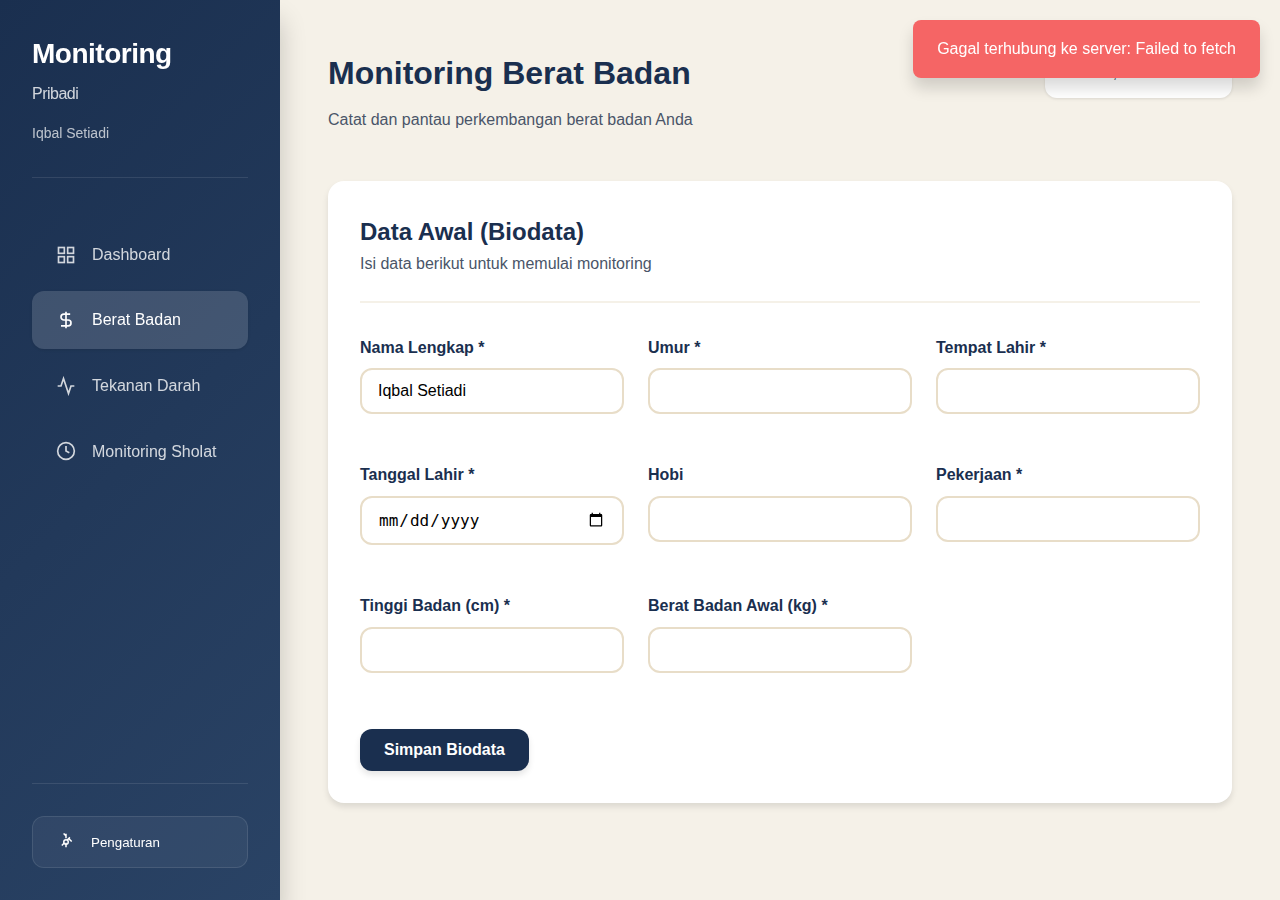
<file: monitoring-berat-badan.html>
<!DOCTYPE html>
<html lang="id">
<head>
    <meta charset="UTF-8">
    <meta name="viewport" content="width=device-width, initial-scale=1.0">
    <title>Monitoring Berat Badan - Iqbal Setiadi</title>
    <link rel="stylesheet" href="styles.css">
</head>
<body>
    <div class="app-container">
        <!-- Sidebar -->
        <aside class="sidebar">
            <div class="sidebar-header">
                <h1 class="logo">Monitoring<span>Pribadi</span></h1>
                <p class="user-name">Iqbal Setiadi</p>
            </div>
            
            <nav class="sidebar-nav">
                <a href="index.html" class="nav-item">
                    <svg width="20" height="20" viewBox="0 0 24 24" fill="none" stroke="currentColor" stroke-width="2">
                        <rect x="3" y="3" width="7" height="7"></rect>
                        <rect x="14" y="3" width="7" height="7"></rect>
                        <rect x="14" y="14" width="7" height="7"></rect>
                        <rect x="3" y="14" width="7" height="7"></rect>
                    </svg>
                    <span>Dashboard</span>
                </a>
                <a href="monitoring-berat-badan.html" class="nav-item active">
                    <svg width="20" height="20" viewBox="0 0 24 24" fill="none" stroke="currentColor" stroke-width="2">
                        <path d="M12 2v20M17 5H9.5a3.5 3.5 0 0 0 0 7h5a3.5 3.5 0 0 1 0 7H6"></path>
                    </svg>
                    <span>Berat Badan</span>
                </a>
                <a href="monitoring-tekanan-darah.html" class="nav-item">
                    <svg width="20" height="20" viewBox="0 0 24 24" fill="none" stroke="currentColor" stroke-width="2">
                        <path d="M22 12h-4l-3 9L9 3l-3 9H2"></path>
                    </svg>
                    <span>Tekanan Darah</span>
                </a>
                <a href="monitoring-sholat.html" class="nav-item">
                    <svg width="20" height="20" viewBox="0 0 24 24" fill="none" stroke="currentColor" stroke-width="2">
                        <circle cx="12" cy="12" r="10"></circle>
                        <polyline points="12 6 12 12 16 14"></polyline>
                    </svg>
                    <span>Monitoring Sholat</span>
                </a>
            </nav>
            
            <div class="sidebar-footer">
                <button class="btn-settings" onclick="openSettings()">
                    <svg width="18" height="18" viewBox="0 0 24 24" fill="none" stroke="currentColor" stroke-width="2">
                        <circle cx="12" cy="12" r="3"></circle>
                        <path d="M12 1v6m0 6v6m5.2-13.2l-3.6 3.6m-3.6 3.6l-3.6 3.6m13.2-5.2l-3.6-3.6m-3.6-3.6l-3.6-3.6"></path>
                    </svg>
                    Pengaturan
                </button>
            </div>
        </aside>

        <!-- Main Content -->
        <main class="main-content">
            <header class="page-header">
                <div class="header-content">
                    <h2 class="page-title">Monitoring Berat Badan</h2>
                    <p class="page-subtitle">Catat dan pantau perkembangan berat badan Anda</p>
                </div>
                <div class="header-actions">
                    <div class="date-display" id="currentDate"></div>
                </div>
            </header>

            <!-- Info Box Biodata -->
            <section class="info-box" id="biodataInfo" style="display:none;">
                <h4>Biodata Anda</h4>
                <p id="biodataDisplay">Loading...</p>
                <button class="btn-secondary" onclick="editBiodata()" style="margin-top: 0.5rem;">Edit Biodata</button>
            </section>

            <!-- Form Biodata (One-time setup) -->
            <section class="form-section" id="biodataForm">
                <div class="form-header">
                    <h3 class="form-title">Data Awal (Biodata)</h3>
                    <p class="page-subtitle">Isi data berikut untuk memulai monitoring</p>
                </div>
                
                <form id="formBiodata" onsubmit="saveBiodata(event)">
                    <div class="form-grid">
                        <div class="form-group">
                            <label>Nama Lengkap *</label>
                            <input type="text" class="form-input" id="namaLengkap" value="Iqbal Setiadi" required>
                        </div>
                        <div class="form-group">
                            <label>Umur *</label>
                            <input type="number" class="form-input" id="umur" required>
                        </div>
                        <div class="form-group">
                            <label>Tempat Lahir *</label>
                            <input type="text" class="form-input" id="tempatLahir" required>
                        </div>
                        <div class="form-group">
                            <label>Tanggal Lahir *</label>
                            <input type="date" class="form-input" id="tanggalLahir" required>
                        </div>
                        <div class="form-group">
                            <label>Hobi</label>
                            <input type="text" class="form-input" id="hobi">
                        </div>
                        <div class="form-group">
                            <label>Pekerjaan *</label>
                            <input type="text" class="form-input" id="pekerjaan" required>
                        </div>
                        <div class="form-group">
                            <label>Tinggi Badan (cm) *</label>
                            <input type="number" step="0.1" class="form-input" id="tinggiBadan" required>
                        </div>
                        <div class="form-group">
                            <label>Berat Badan Awal (kg) *</label>
                            <input type="number" step="0.1" class="form-input" id="beratBadanAwal" required>
                        </div>
                    </div>
                    <div class="btn-group">
                        <button type="submit" class="btn-primary">Simpan Biodata</button>
                    </div>
                </form>
            </section>

            <!-- Form Input Harian -->
            <section class="form-section" id="inputHarianSection" style="display:none;">
                <div class="form-header">
                    <h3 class="form-title">Input Berat Badan Harian</h3>
                </div>
                
                <!-- Info Berat Ideal -->
                <div class="info-box">
                    <h4>Berat Badan Ideal Anda</h4>
                    <p id="beratIdealInfo">Menghitung...</p>
                </div>

                <form id="formBeratHarian" onsubmit="saveBeratHarian(event)">
                    <div class="form-group">
                        <label>Tanggal *</label>
                        <input type="date" class="form-input" id="tanggalInput" required>
                    </div>
                    
                    <div class="time-inputs">
                        <div class="time-input-group">
                            <label>Berat Pagi (07:00 - 09:00) *</label>
                            <input type="number" step="0.1" class="form-input" id="beratPagi" required>
                            <small style="color: #718096;">dalam kilogram (kg)</small>
                        </div>
                        <div class="time-input-group">
                            <label>Berat Malam (21:00 - 23:00) *</label>
                            <input type="number" step="0.1" class="form-input" id="beratMalam" required>
                            <small style="color: #718096;">dalam kilogram (kg)</small>
                        </div>
                    </div>
                    
                    <div class="btn-group">
                        <button type="submit" class="btn-primary">Simpan Data Harian</button>
                        <button type="button" class="btn-secondary" onclick="resetForm()">Reset</button>
                    </div>
                </form>
            </section>

            <!-- Riwayat Data -->
            <section class="data-table-section" id="riwayatSection" style="display:none;">
                <div class="table-header">
                    <h3 class="table-title">Riwayat Berat Badan (30 Hari Terakhir)</h3>
                    <button class="btn-refresh" onclick="loadData()">
                        <svg width="16" height="16" viewBox="0 0 24 24" fill="none" stroke="currentColor" stroke-width="2">
                            <polyline points="23 4 23 10 17 10"></polyline>
                            <polyline points="1 20 1 14 7 14"></polyline>
                            <path d="M3.51 9a9 9 0 0 1 14.85-3.36L23 10M1 14l4.64 4.36A9 9 0 0 0 20.49 15"></path>
                        </svg>
                        Refresh
                    </button>
                </div>
                <div class="table-responsive">
                    <table class="data-table">
                        <thead>
                            <tr>
                                <th>Tanggal</th>
                                <th>Berat Pagi (kg)</th>
                                <th>Berat Malam (kg)</th>
                                <th>Rata-rata (kg)</th>
                                <th>Perubahan</th>
                            </tr>
                        </thead>
                        <tbody id="riwayatBody">
                            <tr>
                                <td colspan="5" class="loading-cell">Memuat data...</td>
                            </tr>
                        </tbody>
                    </table>
                </div>
            </section>
        </main>
    </div>

    <script src="app.js"></script>
    <script src="monitoring-berat-badan.js"></script>
</body>
</html>
</file>
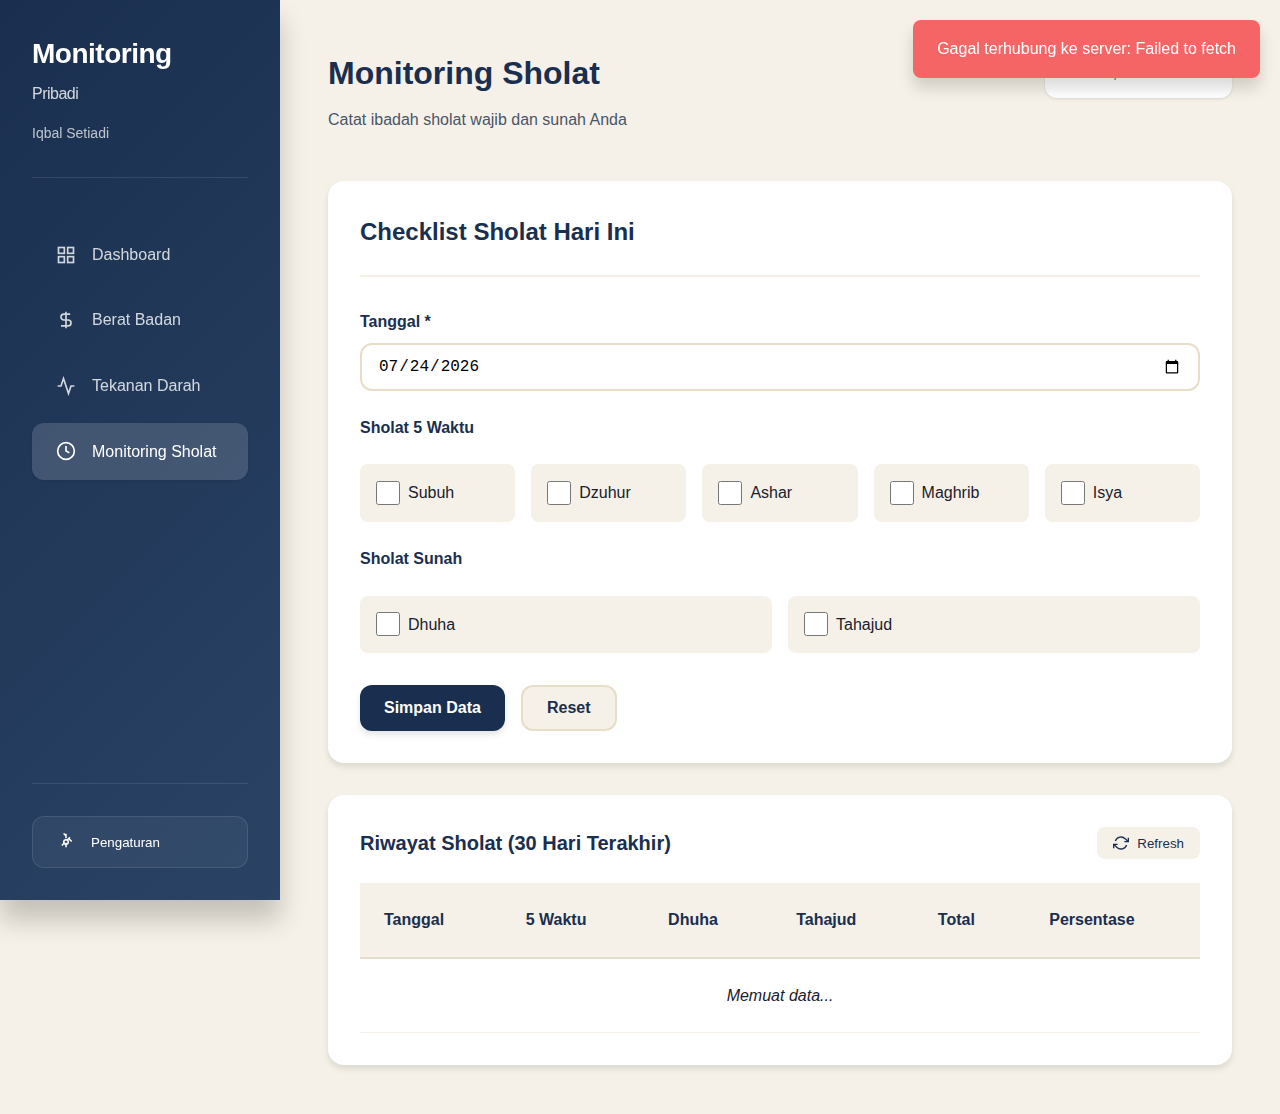
<file: monitoring-sholat.html>
<!DOCTYPE html>
<html lang="id">
<head>
    <meta charset="UTF-8">
    <meta name="viewport" content="width=device-width, initial-scale=1.0">
    <title>Monitoring Sholat - Iqbal Setiadi</title>
    <link rel="stylesheet" href="styles.css">
</head>
<body>
    <div class="app-container">
        <aside class="sidebar">
            <div class="sidebar-header">
                <h1 class="logo">Monitoring<span>Pribadi</span></h1>
                <p class="user-name">Iqbal Setiadi</p>
            </div>
            <nav class="sidebar-nav">
                <a href="index.html" class="nav-item"><svg width="20" height="20" viewBox="0 0 24 24" fill="none" stroke="currentColor" stroke-width="2"><rect x="3" y="3" width="7" height="7"></rect><rect x="14" y="3" width="7" height="7"></rect><rect x="14" y="14" width="7" height="7"></rect><rect x="3" y="14" width="7" height="7"></rect></svg><span>Dashboard</span></a>
                <a href="monitoring-berat-badan.html" class="nav-item"><svg width="20" height="20" viewBox="0 0 24 24" fill="none" stroke="currentColor" stroke-width="2"><path d="M12 2v20M17 5H9.5a3.5 3.5 0 0 0 0 7h5a3.5 3.5 0 0 1 0 7H6"></path></svg><span>Berat Badan</span></a>
                <a href="monitoring-tekanan-darah.html" class="nav-item"><svg width="20" height="20" viewBox="0 0 24 24" fill="none" stroke="currentColor" stroke-width="2"><path d="M22 12h-4l-3 9L9 3l-3 9H2"></path></svg><span>Tekanan Darah</span></a>
                <a href="monitoring-sholat.html" class="nav-item active"><svg width="20" height="20" viewBox="0 0 24 24" fill="none" stroke="currentColor" stroke-width="2"><circle cx="12" cy="12" r="10"></circle><polyline points="12 6 12 12 16 14"></polyline></svg><span>Monitoring Sholat</span></a>
            </nav>
            <div class="sidebar-footer"><button class="btn-settings" onclick="openSettings()"><svg width="18" height="18" viewBox="0 0 24 24" fill="none" stroke="currentColor" stroke-width="2"><circle cx="12" cy="12" r="3"></circle><path d="M12 1v6m0 6v6m5.2-13.2l-3.6 3.6m-3.6 3.6l-3.6 3.6m13.2-5.2l-3.6-3.6m-3.6-3.6l-3.6-3.6"></path></svg>Pengaturan</button></div>
        </aside>
        <main class="main-content">
            <header class="page-header">
                <div class="header-content">
                    <h2 class="page-title">Monitoring Sholat</h2>
                    <p class="page-subtitle">Catat ibadah sholat wajib dan sunah Anda</p>
                </div>
                <div class="header-actions"><div class="date-display" id="currentDate"></div></div>
            </header>
            <section class="form-section">
                <div class="form-header"><h3 class="form-title">Checklist Sholat Hari Ini</h3></div>
                <form id="formSholat" onsubmit="saveSholat(event)">
                    <div class="form-group"><label>Tanggal *</label><input type="date" class="form-input" id="tanggalInput" required></div>
                    <div class="form-group"><label><strong>Sholat 5 Waktu</strong></label></div>
                    <div class="checklist-grid">
                        <div class="checklist-item" onclick="toggleCheckbox('subuh')"><input type="checkbox" id="subuh" onclick="event.stopPropagation()"><label>Subuh</label></div>
                        <div class="checklist-item" onclick="toggleCheckbox('dzuhur')"><input type="checkbox" id="dzuhur" onclick="event.stopPropagation()"><label>Dzuhur</label></div>
                        <div class="checklist-item" onclick="toggleCheckbox('ashar')"><input type="checkbox" id="ashar" onclick="event.stopPropagation()"><label>Ashar</label></div>
                        <div class="checklist-item" onclick="toggleCheckbox('maghrib')"><input type="checkbox" id="maghrib" onclick="event.stopPropagation()"><label>Maghrib</label></div>
                        <div class="checklist-item" onclick="toggleCheckbox('isya')"><input type="checkbox" id="isya" onclick="event.stopPropagation()"><label>Isya</label></div>
                    </div>
                    <div class="form-group" style="margin-top: 1.5rem;"><label><strong>Sholat Sunah</strong></label></div>
                    <div class="checklist-grid">
                        <div class="checklist-item" onclick="toggleCheckbox('dhuha')"><input type="checkbox" id="dhuha" onclick="event.stopPropagation()"><label>Dhuha</label></div>
                        <div class="checklist-item" onclick="toggleCheckbox('tahajud')"><input type="checkbox" id="tahajud" onclick="event.stopPropagation()"><label>Tahajud</label></div>
                    </div>
                    <div class="btn-group"><button type="submit" class="btn-primary">Simpan Data</button><button type="button" class="btn-secondary" onclick="resetForm()">Reset</button></div>
                </form>
            </section>
            <section class="data-table-section">
                <div class="table-header"><h3 class="table-title">Riwayat Sholat (30 Hari Terakhir)</h3><button class="btn-refresh" onclick="loadData()"><svg width="16" height="16" viewBox="0 0 24 24" fill="none" stroke="currentColor" stroke-width="2"><polyline points="23 4 23 10 17 10"></polyline><polyline points="1 20 1 14 7 14"></polyline><path d="M3.51 9a9 9 0 0 1 14.85-3.36L23 10M1 14l4.64 4.36A9 9 0 0 0 20.49 15"></path></svg>Refresh</button></div>
                <div class="table-responsive"><table class="data-table"><thead><tr><th>Tanggal</th><th>5 Waktu</th><th>Dhuha</th><th>Tahajud</th><th>Total</th><th>Persentase</th></tr></thead><tbody id="riwayatBody"><tr><td colspan="6" class="loading-cell">Memuat data...</td></tr></tbody></table></div>
            </section>
        </main>
    </div>
    <script src="app.js"></script>
    <script src="monitoring-sholat.js"></script>
</body>
</html>
</file>
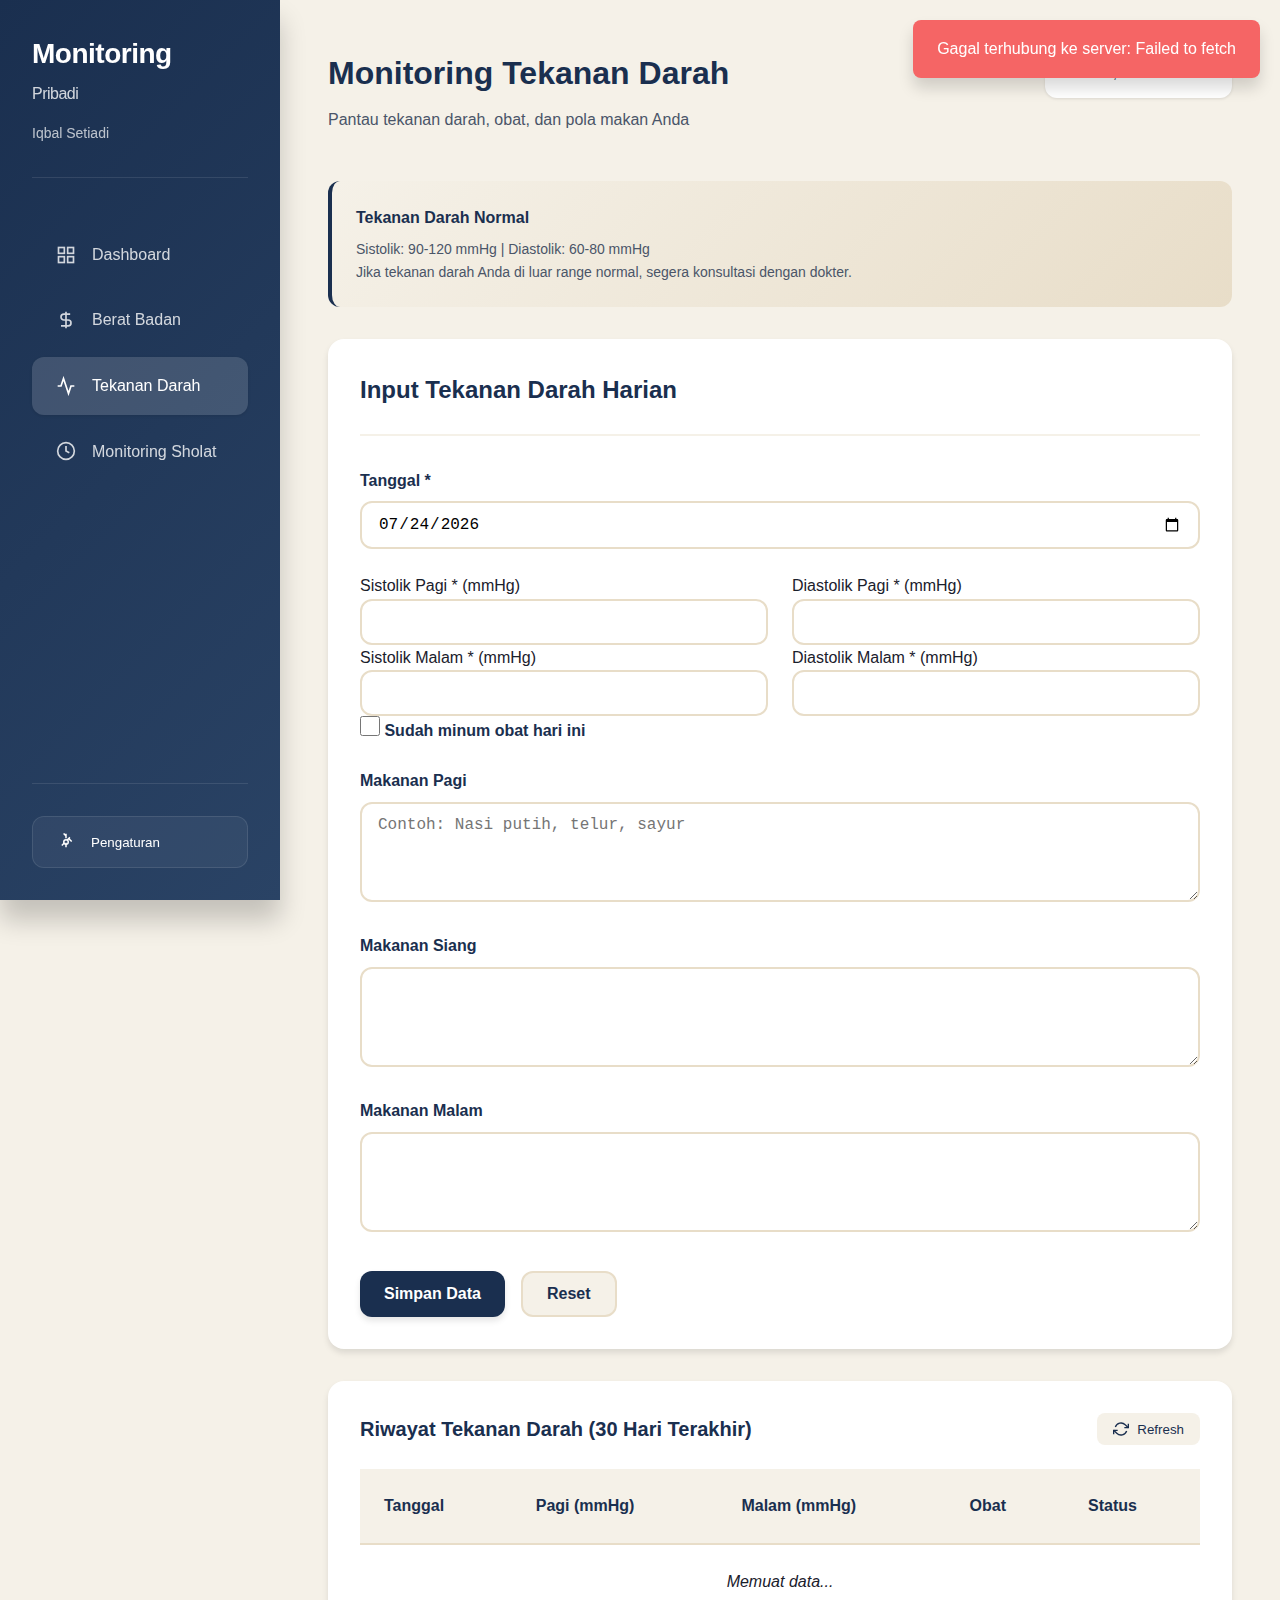
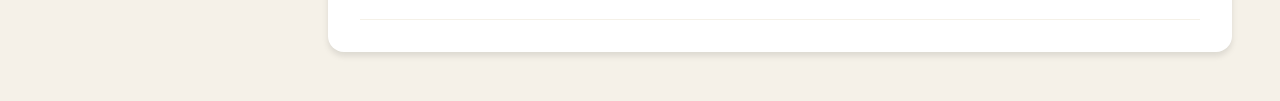
<file: monitoring-tekanan-darah.html>
<!DOCTYPE html>
<html lang="id">
<head>
    <meta charset="UTF-8">
    <meta name="viewport" content="width=device-width, initial-scale=1.0">
    <title>Monitoring Tekanan Darah - Iqbal Setiadi</title>
    <link rel="stylesheet" href="styles.css">
</head>
<body>
    <div class="app-container">
        <aside class="sidebar">
            <div class="sidebar-header">
                <h1 class="logo">Monitoring<span>Pribadi</span></h1>
                <p class="user-name">Iqbal Setiadi</p>
            </div>
            <nav class="sidebar-nav">
                <a href="index.html" class="nav-item"><svg width="20" height="20" viewBox="0 0 24 24" fill="none" stroke="currentColor" stroke-width="2"><rect x="3" y="3" width="7" height="7"></rect><rect x="14" y="3" width="7" height="7"></rect><rect x="14" y="14" width="7" height="7"></rect><rect x="3" y="14" width="7" height="7"></rect></svg><span>Dashboard</span></a>
                <a href="monitoring-berat-badan.html" class="nav-item"><svg width="20" height="20" viewBox="0 0 24 24" fill="none" stroke="currentColor" stroke-width="2"><path d="M12 2v20M17 5H9.5a3.5 3.5 0 0 0 0 7h5a3.5 3.5 0 0 1 0 7H6"></path></svg><span>Berat Badan</span></a>
                <a href="monitoring-tekanan-darah.html" class="nav-item active"><svg width="20" height="20" viewBox="0 0 24 24" fill="none" stroke="currentColor" stroke-width="2"><path d="M22 12h-4l-3 9L9 3l-3 9H2"></path></svg><span>Tekanan Darah</span></a>
                <a href="monitoring-sholat.html" class="nav-item"><svg width="20" height="20" viewBox="0 0 24 24" fill="none" stroke="currentColor" stroke-width="2"><circle cx="12" cy="12" r="10"></circle><polyline points="12 6 12 12 16 14"></polyline></svg><span>Monitoring Sholat</span></a>
            </nav>
            <div class="sidebar-footer"><button class="btn-settings" onclick="openSettings()"><svg width="18" height="18" viewBox="0 0 24 24" fill="none" stroke="currentColor" stroke-width="2"><circle cx="12" cy="12" r="3"></circle><path d="M12 1v6m0 6v6m5.2-13.2l-3.6 3.6m-3.6 3.6l-3.6 3.6m13.2-5.2l-3.6-3.6m-3.6-3.6l-3.6-3.6"></path></svg>Pengaturan</button></div>
        </aside>
        <main class="main-content">
            <header class="page-header">
                <div class="header-content">
                    <h2 class="page-title">Monitoring Tekanan Darah</h2>
                    <p class="page-subtitle">Pantau tekanan darah, obat, dan pola makan Anda</p>
                </div>
                <div class="header-actions"><div class="date-display" id="currentDate"></div></div>
            </header>
            <div class="info-box"><h4>Tekanan Darah Normal</h4><p>Sistolik: 90-120 mmHg | Diastolik: 60-80 mmHg<br>Jika tekanan darah Anda di luar range normal, segera konsultasi dengan dokter.</p></div>
            <section class="form-section" id="inputSection">
                <div class="form-header"><h3 class="form-title">Input Tekanan Darah Harian</h3></div>
                <form id="formTekananDarah" onsubmit="saveTekananDarah(event)">
                    <div class="form-group"><label>Tanggal *</label><input type="date" class="form-input" id="tanggalInput" required></div>
                    <div class="time-inputs">
                        <div><label>Sistolik Pagi * (mmHg)</label><input type="number" class="form-input" id="sistolikPagi" required></div>
                        <div><label>Diastolik Pagi * (mmHg)</label><input type="number" class="form-input" id="diastolikPagi" required></div>
                    </div>
                    <div class="time-inputs">
                        <div><label>Sistolik Malam * (mmHg)</label><input type="number" class="form-input" id="sistolikMalam" required></div>
                        <div><label>Diastolik Malam * (mmHg)</label><input type="number" class="form-input" id="diastolikMalam" required></div>
                    </div>
                    <div class="form-group"><label class="checkbox-label"><input type="checkbox" id="sudahMinumObat"> Sudah minum obat hari ini</label></div>
                    <div class="form-group"><label>Makanan Pagi</label><textarea class="form-textarea" id="makananPagi" placeholder="Contoh: Nasi putih, telur, sayur"></textarea></div>
                    <div class="form-group"><label>Makanan Siang</label><textarea class="form-textarea" id="makananSiang"></textarea></div>
                    <div class="form-group"><label>Makanan Malam</label><textarea class="form-textarea" id="makananMalam"></textarea></div>
                    <div class="btn-group"><button type="submit" class="btn-primary">Simpan Data</button><button type="button" class="btn-secondary" onclick="resetForm()">Reset</button></div>
                </form>
            </section>
            <section class="data-table-section">
                <div class="table-header"><h3 class="table-title">Riwayat Tekanan Darah (30 Hari Terakhir)</h3><button class="btn-refresh" onclick="loadData()"><svg width="16" height="16" viewBox="0 0 24 24" fill="none" stroke="currentColor" stroke-width="2"><polyline points="23 4 23 10 17 10"></polyline><polyline points="1 20 1 14 7 14"></polyline><path d="M3.51 9a9 9 0 0 1 14.85-3.36L23 10M1 14l4.64 4.36A9 9 0 0 0 20.49 15"></path></svg>Refresh</button></div>
                <div class="table-responsive"><table class="data-table"><thead><tr><th>Tanggal</th><th>Pagi (mmHg)</th><th>Malam (mmHg)</th><th>Obat</th><th>Status</th></tr></thead><tbody id="riwayatBody"><tr><td colspan="5" class="loading-cell">Memuat data...</td></tr></tbody></table></div>
            </section>
        </main>
    </div>
    <script src="app.js"></script>
    <script src="monitoring-tekanan-darah.js"></script>
</body>
</html>
</file>
<file: styles.css>
/* ===================================
   MONITORING PRIBADI - STYLES
   Color Theme: Navy Blue, White, Cream
   =================================== */

:root {
    /* Primary Colors */
    --navy-primary: #1a2f4f;
    --navy-dark: #0f1d2f;
    --navy-light: #2a4365;
    
    /* Accent Colors */
    --cream: #f5f1e8;
    --cream-dark: #e8ddc8;
    --white: #ffffff;
    
    /* Functional Colors */
    --text-primary: #1a202c;
    --text-secondary: #4a5568;
    --text-light: #718096;
    
    /* Status Colors */
    --success: #48bb78;
    --warning: #ed8936;
    --danger: #f56565;
    --info: #4299e1;
    
    /* Gradients */
    --gradient-primary: linear-gradient(135deg, #1a2f4f 0%, #2a4365 100%);
    --gradient-cream: linear-gradient(135deg, #f5f1e8 0%, #e8ddc8 100%);
    
    /* Spacing */
    --spacing-xs: 0.5rem;
    --spacing-sm: 1rem;
    --spacing-md: 1.5rem;
    --spacing-lg: 2rem;
    --spacing-xl: 3rem;
    
    /* Border Radius */
    --radius-sm: 0.5rem;
    --radius-md: 0.75rem;
    --radius-lg: 1rem;
    
    /* Shadows */
    --shadow-sm: 0 1px 3px rgba(0, 0, 0, 0.1);
    --shadow-md: 0 4px 6px rgba(0, 0, 0, 0.1);
    --shadow-lg: 0 10px 15px rgba(0, 0, 0, 0.15);
    --shadow-xl: 0 20px 25px rgba(0, 0, 0, 0.2);
}

/* ===================================
   RESET & BASE STYLES
   =================================== */

* {
    margin: 0;
    padding: 0;
    box-sizing: border-box;
}

body {
    font-family: 'Segoe UI', 'SF Pro Display', -apple-system, BlinkMacSystemFont, sans-serif;
    background: var(--cream);
    color: var(--text-primary);
    line-height: 1.6;
    overflow-x: hidden;
}

/* ===================================
   LAYOUT
   =================================== */

.app-container {
    display: flex;
    min-height: 100vh;
}

/* ===================================
   SIDEBAR
   =================================== */

.sidebar {
    width: 280px;
    background: var(--gradient-primary);
    color: var(--white);
    padding: var(--spacing-lg);
    display: flex;
    flex-direction: column;
    position: fixed;
    height: 100vh;
    left: 0;
    top: 0;
    box-shadow: var(--shadow-xl);
    z-index: 100;
}

.sidebar-header {
    margin-bottom: var(--spacing-xl);
    padding-bottom: var(--spacing-lg);
    border-bottom: 1px solid rgba(255, 255, 255, 0.1);
}

.logo {
    font-size: 1.75rem;
    font-weight: 700;
    letter-spacing: -0.5px;
    margin-bottom: var(--spacing-xs);
}

.logo span {
    display: block;
    font-size: 1rem;
    font-weight: 400;
    opacity: 0.8;
    margin-top: 0.25rem;
}

.user-name {
    font-size: 0.875rem;
    opacity: 0.7;
    margin-top: var(--spacing-sm);
}

.sidebar-nav {
    flex: 1;
}

.nav-item {
    display: flex;
    align-items: center;
    gap: var(--spacing-sm);
    padding: var(--spacing-sm) var(--spacing-md);
    color: rgba(255, 255, 255, 0.8);
    text-decoration: none;
    border-radius: var(--radius-md);
    transition: all 0.3s ease;
    margin-bottom: var(--spacing-xs);
    font-weight: 500;
}

.nav-item:hover {
    background: rgba(255, 255, 255, 0.1);
    color: var(--white);
    transform: translateX(5px);
}

.nav-item.active {
    background: rgba(255, 255, 255, 0.15);
    color: var(--white);
    box-shadow: var(--shadow-sm);
}

.nav-item svg {
    flex-shrink: 0;
}

.sidebar-footer {
    padding-top: var(--spacing-lg);
    border-top: 1px solid rgba(255, 255, 255, 0.1);
}

.btn-settings {
    width: 100%;
    padding: var(--spacing-sm) var(--spacing-md);
    background: rgba(255, 255, 255, 0.05);
    color: var(--white);
    border: 1px solid rgba(255, 255, 255, 0.1);
    border-radius: var(--radius-md);
    cursor: pointer;
    transition: all 0.3s ease;
    display: flex;
    align-items: center;
    gap: var(--spacing-sm);
    font-weight: 500;
}

.btn-settings:hover {
    background: rgba(255, 255, 255, 0.1);
}

/* ===================================
   MAIN CONTENT
   =================================== */

.main-content {
    margin-left: 280px;
    flex: 1;
    padding: var(--spacing-xl);
    background: var(--cream);
}

.page-header {
    margin-bottom: var(--spacing-xl);
    display: flex;
    justify-content: space-between;
    align-items: flex-start;
    flex-wrap: wrap;
    gap: var(--spacing-md);
}

.page-title {
    font-size: 2rem;
    color: var(--navy-primary);
    font-weight: 700;
    margin-bottom: var(--spacing-xs);
}

.page-subtitle {
    color: var(--text-secondary);
    font-size: 1rem;
}

.header-actions {
    display: flex;
    gap: var(--spacing-md);
    align-items: center;
}

.btn-export {
    padding: 0.75rem 1.5rem;
    background: var(--navy-primary);
    color: var(--white);
    border: none;
    border-radius: var(--radius-md);
    cursor: pointer;
    font-weight: 600;
    display: flex;
    align-items: center;
    gap: var(--spacing-xs);
    transition: all 0.3s ease;
    box-shadow: var(--shadow-md);
}

.btn-export:hover {
    background: var(--navy-dark);
    transform: translateY(-2px);
    box-shadow: var(--shadow-lg);
}

.date-display {
    padding: 0.75rem 1.5rem;
    background: var(--white);
    border-radius: var(--radius-md);
    color: var(--text-secondary);
    font-weight: 500;
    box-shadow: var(--shadow-sm);
}

/* ===================================
   SUMMARY CARDS
   =================================== */

.summary-cards {
    display: grid;
    grid-template-columns: repeat(auto-fit, minmax(280px, 1fr));
    gap: var(--spacing-lg);
    margin-bottom: var(--spacing-xl);
}

.card {
    background: var(--white);
    padding: var(--spacing-lg);
    border-radius: var(--radius-lg);
    box-shadow: var(--shadow-md);
    display: flex;
    align-items: center;
    gap: var(--spacing-md);
    transition: all 0.3s ease;
    position: relative;
    overflow: hidden;
}

.card::before {
    content: '';
    position: absolute;
    top: 0;
    left: 0;
    width: 4px;
    height: 100%;
    background: var(--navy-primary);
    transform: scaleY(0);
    transition: transform 0.3s ease;
}

.card:hover {
    transform: translateY(-5px);
    box-shadow: var(--shadow-lg);
}

.card:hover::before {
    transform: scaleY(1);
}

.card-icon {
    width: 60px;
    height: 60px;
    display: flex;
    align-items: center;
    justify-content: center;
    border-radius: var(--radius-md);
    flex-shrink: 0;
}

.card-berat .card-icon {
    background: linear-gradient(135deg, #667eea 0%, #764ba2 100%);
    color: var(--white);
}

.card-tekanan .card-icon {
    background: linear-gradient(135deg, #f093fb 0%, #f5576c 100%);
    color: var(--white);
}

.card-sholat .card-icon {
    background: linear-gradient(135deg, #4facfe 0%, #00f2fe 100%);
    color: var(--white);
}

.card-content {
    flex: 1;
}

.card-label {
    font-size: 0.875rem;
    color: var(--text-secondary);
    margin-bottom: var(--spacing-xs);
}

.card-value {
    font-size: 1.75rem;
    font-weight: 700;
    color: var(--navy-primary);
    margin-bottom: var(--spacing-xs);
}

.card-change {
    font-size: 0.875rem;
    font-weight: 600;
}

.card-change.positive {
    color: var(--success);
}

.card-change.negative {
    color: var(--danger);
}

.card-change.neutral {
    color: var(--text-light);
}

/* ===================================
   CHARTS SECTION
   =================================== */

.charts-grid {
    display: grid;
    grid-template-columns: repeat(2, 1fr);
    gap: var(--spacing-lg);
    margin-bottom: var(--spacing-xl);
}

.chart-container {
    background: var(--white);
    padding: var(--spacing-lg);
    border-radius: var(--radius-lg);
    box-shadow: var(--shadow-md);
}

.chart-large {
    grid-column: span 2;
}

.chart-header {
    display: flex;
    justify-content: space-between;
    align-items: center;
    margin-bottom: var(--spacing-md);
    flex-wrap: wrap;
    gap: var(--spacing-sm);
}

.chart-title {
    font-size: 1.25rem;
    color: var(--navy-primary);
    font-weight: 600;
}

.chart-filters {
    display: flex;
    gap: var(--spacing-xs);
}

.filter-btn {
    padding: 0.5rem 1rem;
    background: var(--cream);
    color: var(--text-secondary);
    border: none;
    border-radius: var(--radius-sm);
    cursor: pointer;
    font-weight: 500;
    transition: all 0.3s ease;
    font-size: 0.875rem;
}

.filter-btn:hover {
    background: var(--cream-dark);
    color: var(--navy-primary);
}

.filter-btn.active {
    background: var(--navy-primary);
    color: var(--white);
}

/* ===================================
   DATA TABLE
   =================================== */

.data-table-section {
    background: var(--white);
    padding: var(--spacing-lg);
    border-radius: var(--radius-lg);
    box-shadow: var(--shadow-md);
}

.table-header {
    display: flex;
    justify-content: space-between;
    align-items: center;
    margin-bottom: var(--spacing-md);
}

.table-title {
    font-size: 1.25rem;
    color: var(--navy-primary);
    font-weight: 600;
}

.btn-refresh {
    padding: 0.5rem 1rem;
    background: var(--cream);
    color: var(--navy-primary);
    border: none;
    border-radius: var(--radius-sm);
    cursor: pointer;
    display: flex;
    align-items: center;
    gap: var(--spacing-xs);
    font-weight: 500;
    transition: all 0.3s ease;
}

.btn-refresh:hover {
    background: var(--navy-primary);
    color: var(--white);
}

.table-responsive {
    overflow-x: auto;
}

.data-table {
    width: 100%;
    border-collapse: collapse;
}

.data-table th {
    background: var(--cream);
    padding: var(--spacing-md);
    text-align: left;
    font-weight: 600;
    color: var(--navy-primary);
    border-bottom: 2px solid var(--cream-dark);
}

.data-table td {
    padding: var(--spacing-md);
    border-bottom: 1px solid var(--cream);
    color: var(--text-primary);
}

.data-table tbody tr:hover {
    background: var(--cream);
}

.loading-cell {
    text-align: center;
    color: var(--text-light);
    font-style: italic;
}

/* ===================================
   FORMS
   =================================== */

.form-section {
    background: var(--white);
    padding: var(--spacing-lg);
    border-radius: var(--radius-lg);
    box-shadow: var(--shadow-md);
    margin-bottom: var(--spacing-lg);
}

.form-header {
    margin-bottom: var(--spacing-lg);
    padding-bottom: var(--spacing-md);
    border-bottom: 2px solid var(--cream);
}

.form-title {
    font-size: 1.5rem;
    color: var(--navy-primary);
    font-weight: 600;
}

.form-grid {
    display: grid;
    grid-template-columns: repeat(auto-fit, minmax(250px, 1fr));
    gap: var(--spacing-md);
}

.form-group {
    margin-bottom: var(--spacing-md);
}

.form-group label {
    display: block;
    margin-bottom: var(--spacing-xs);
    font-weight: 600;
    color: var(--navy-primary);
}

.form-input,
.form-select,
.form-textarea {
    width: 100%;
    padding: 0.75rem 1rem;
    border: 2px solid var(--cream-dark);
    border-radius: var(--radius-md);
    font-size: 1rem;
    transition: all 0.3s ease;
    background: var(--white);
}

.form-input:focus,
.form-select:focus,
.form-textarea:focus {
    outline: none;
    border-color: var(--navy-primary);
    box-shadow: 0 0 0 3px rgba(26, 47, 79, 0.1);
}

.form-textarea {
    resize: vertical;
    min-height: 100px;
}

.checkbox-group {
    display: flex;
    flex-direction: column;
    gap: var(--spacing-sm);
}

.checkbox-label {
    display: flex;
    align-items: center;
    gap: var(--spacing-xs);
    cursor: pointer;
    font-weight: 500;
}

.checkbox-label input[type="checkbox"] {
    width: 20px;
    height: 20px;
    cursor: pointer;
}

.time-inputs {
    display: grid;
    grid-template-columns: repeat(2, 1fr);
    gap: var(--spacing-md);
}

.time-input-group {
    display: flex;
    flex-direction: column;
    gap: var(--spacing-xs);
}

.time-input-group label {
    font-size: 0.875rem;
    color: var(--text-secondary);
}

/* ===================================
   BUTTONS
   =================================== */

.btn-primary,
.btn-secondary {
    padding: 0.75rem 1.5rem;
    border: none;
    border-radius: var(--radius-md);
    cursor: pointer;
    font-weight: 600;
    font-size: 1rem;
    transition: all 0.3s ease;
    display: inline-flex;
    align-items: center;
    gap: var(--spacing-xs);
}

.btn-primary {
    background: var(--navy-primary);
    color: var(--white);
    box-shadow: var(--shadow-md);
}

.btn-primary:hover {
    background: var(--navy-dark);
    transform: translateY(-2px);
    box-shadow: var(--shadow-lg);
}

.btn-secondary {
    background: var(--cream);
    color: var(--navy-primary);
    border: 2px solid var(--cream-dark);
}

.btn-secondary:hover {
    background: var(--cream-dark);
}

.btn-group {
    display: flex;
    gap: var(--spacing-sm);
    margin-top: var(--spacing-lg);
}

/* ===================================
   MODAL
   =================================== */

.modal {
    display: none;
    position: fixed;
    top: 0;
    left: 0;
    width: 100%;
    height: 100%;
    background: rgba(0, 0, 0, 0.5);
    z-index: 1000;
    align-items: center;
    justify-content: center;
}

.modal.active {
    display: flex;
}

.modal-content {
    background: var(--white);
    border-radius: var(--radius-lg);
    width: 90%;
    max-width: 500px;
    box-shadow: var(--shadow-xl);
    animation: modalSlideIn 0.3s ease;
}

@keyframes modalSlideIn {
    from {
        opacity: 0;
        transform: translateY(-50px);
    }
    to {
        opacity: 1;
        transform: translateY(0);
    }
}

.modal-header {
    padding: var(--spacing-lg);
    border-bottom: 2px solid var(--cream);
    display: flex;
    justify-content: space-between;
    align-items: center;
}

.modal-header h3 {
    font-size: 1.5rem;
    color: var(--navy-primary);
}

.modal-close {
    background: none;
    border: none;
    font-size: 2rem;
    color: var(--text-light);
    cursor: pointer;
    line-height: 1;
    padding: 0;
    width: 30px;
    height: 30px;
}

.modal-close:hover {
    color: var(--navy-primary);
}

.modal-body {
    padding: var(--spacing-lg);
}

.modal-footer {
    padding: var(--spacing-lg);
    border-top: 2px solid var(--cream);
    display: flex;
    justify-content: flex-end;
    gap: var(--spacing-sm);
}

/* ===================================
   INFO BOX
   =================================== */

.info-box {
    background: var(--gradient-cream);
    padding: var(--spacing-md);
    border-radius: var(--radius-md);
    margin-bottom: var(--spacing-lg);
    border-left: 4px solid var(--navy-primary);
}

.info-box h4 {
    color: var(--navy-primary);
    margin-bottom: var(--spacing-xs);
    font-weight: 600;
}

.info-box p {
    color: var(--text-secondary);
    font-size: 0.875rem;
}

/* ===================================
   CHECKLIST
   =================================== */

.checklist-grid {
    display: grid;
    grid-template-columns: repeat(auto-fit, minmax(150px, 1fr));
    gap: var(--spacing-sm);
}

.checklist-item {
    display: flex;
    align-items: center;
    gap: var(--spacing-xs);
    padding: var(--spacing-sm);
    background: var(--cream);
    border-radius: var(--radius-sm);
    cursor: pointer;
    transition: all 0.3s ease;
}

.checklist-item:hover {
    background: var(--cream-dark);
}

.checklist-item input[type="checkbox"] {
    width: 24px;
    height: 24px;
    cursor: pointer;
}

.checklist-item.checked {
    background: var(--navy-primary);
    color: var(--white);
}

/* ===================================
   RESPONSIVE
   =================================== */

@media (max-width: 1024px) {
    .charts-grid {
        grid-template-columns: 1fr;
    }
    
    .chart-large {
        grid-column: span 1;
    }
}

@media (max-width: 768px) {
    .sidebar {
        transform: translateX(-100%);
        transition: transform 0.3s ease;
    }
    
    .sidebar.active {
        transform: translateX(0);
    }
    
    .main-content {
        margin-left: 0;
        padding: var(--spacing-md);
    }
    
    .page-header {
        flex-direction: column;
        align-items: flex-start;
    }
    
    .header-actions {
        width: 100%;
        flex-direction: column;
    }
    
    .btn-export,
    .date-display {
        width: 100%;
        justify-content: center;
    }
    
    .summary-cards {
        grid-template-columns: 1fr;
    }
    
    .form-grid {
        grid-template-columns: 1fr;
    }
    
    .time-inputs {
        grid-template-columns: 1fr;
    }
}

/* ===================================
   UTILITIES
   =================================== */

.text-center {
    text-align: center;
}

.mt-1 { margin-top: var(--spacing-sm); }
.mt-2 { margin-top: var(--spacing-md); }
.mt-3 { margin-top: var(--spacing-lg); }

.mb-1 { margin-bottom: var(--spacing-sm); }
.mb-2 { margin-bottom: var(--spacing-md); }
.mb-3 { margin-bottom: var(--spacing-lg); }

.hidden {
    display: none;
}

.loading {
    opacity: 0.5;
    pointer-events: none;
}

/* ===================================
   ANIMATIONS
   =================================== */

@keyframes fadeIn {
    from {
        opacity: 0;
        transform: translateY(20px);
    }
    to {
        opacity: 1;
        transform: translateY(0);
    }
}

.fade-in {
    animation: fadeIn 0.5s ease;
}

@keyframes slideInRight {
    from {
        opacity: 0;
        transform: translateX(50px);
    }
    to {
        opacity: 1;
        transform: translateX(0);
    }
}

.slide-in-right {
    animation: slideInRight 0.5s ease;
}
</file>
